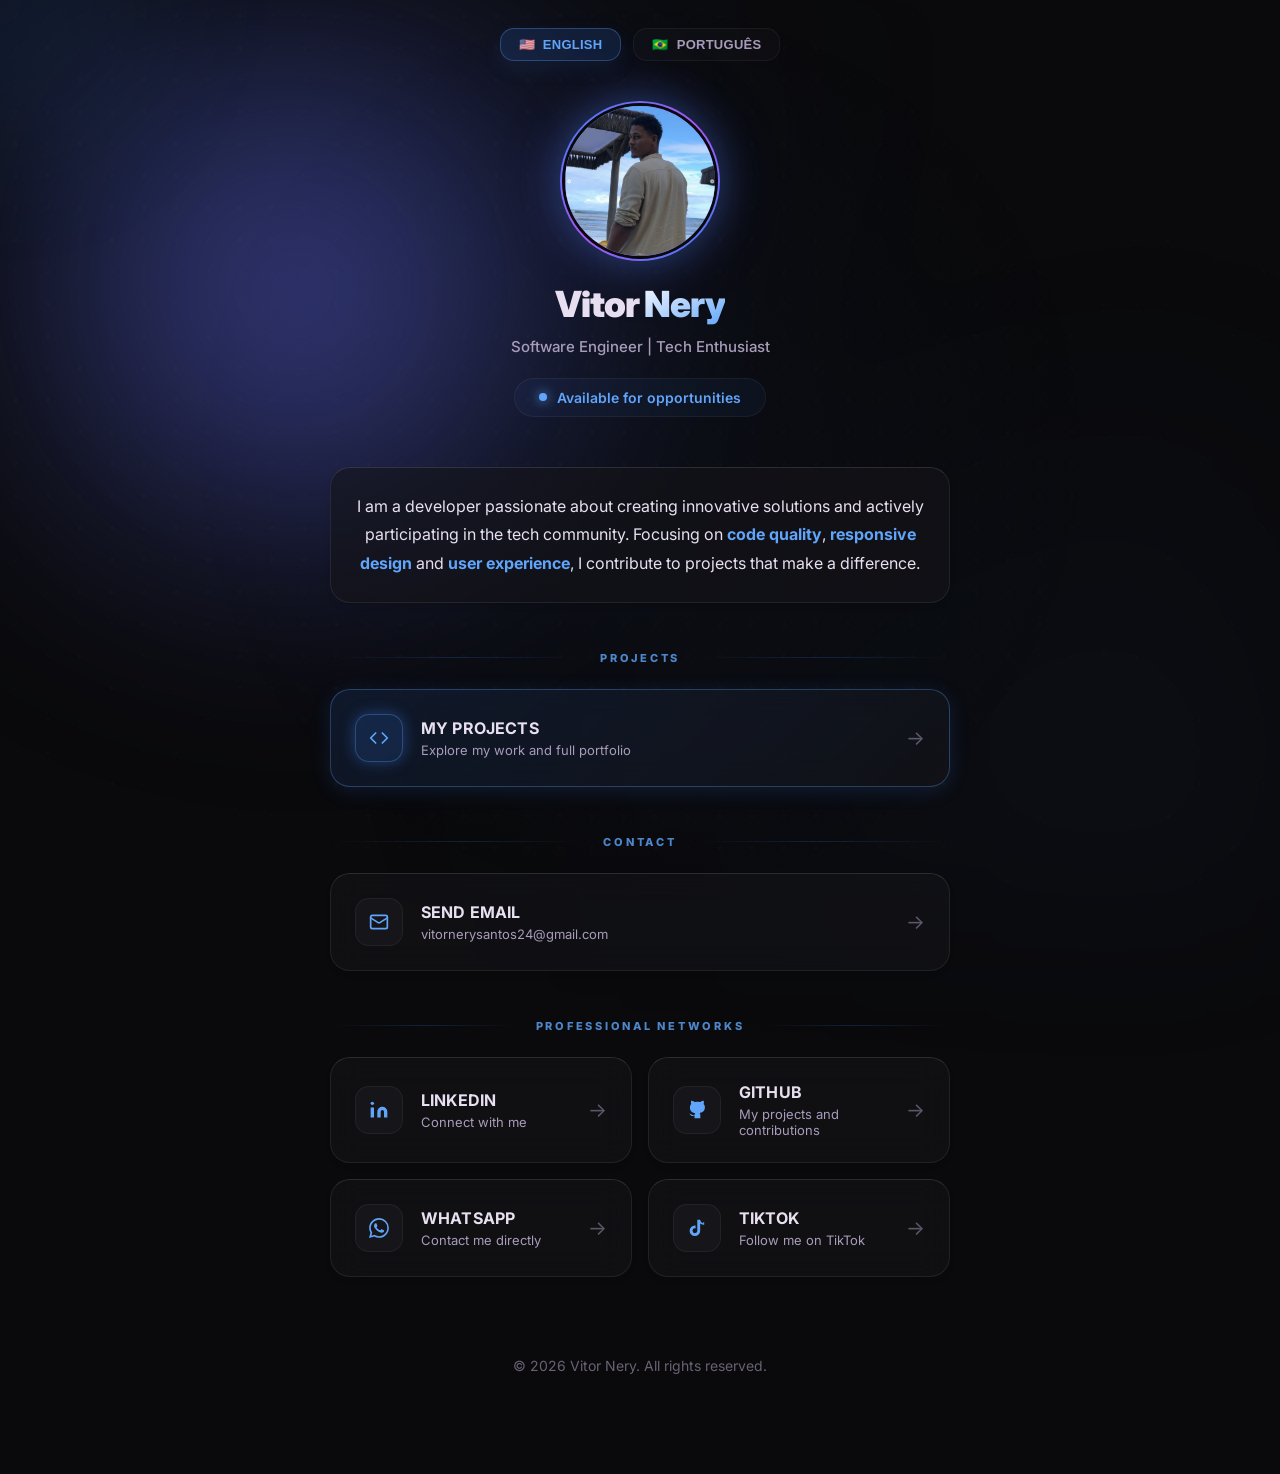
<file: index.html>
<!DOCTYPE html>
<html lang="pt-BR">
<head>
    <meta charset="UTF-8"/>
    <meta name="viewport" content="width=device-width, initial-scale=1.0"/>
    <title data-i18n="head-title">Vitor Nery | Portfólio Digital</title>
    <meta name="description" data-i18n="head-desc" content="Engenheiro de Software apaixonado por criar soluções inovadoras e participar da comunidade tech.">
    <link rel="stylesheet" href="style.css">
    <link rel="preconnect" href="https://fonts.googleapis.com">
    <link rel="preconnect" href="https://fonts.gstatic.com" crossorigin>
    <link href="https://fonts.googleapis.com/css2?family=Inter:wght@300;400;500;600;700;800&display=swap" rel="stylesheet"/>
</head>
<body>
    <div id="preloader">
        <div class="preloader-content">
            <div class="candle">
                <svg viewBox="0 0 100 100" class="candle-svg">
                    <!-- Wax body -->
                    <rect x="35" y="45" width="30" height="40" rx="3" fill="var(--bg-mesh-2)" stroke="var(--blue-dim)" stroke-width="1"/>
                    <!-- Wick -->
                    <line x1="50" y1="40" x2="50" y2="45" stroke="var(--muted)" stroke-width="2"/>
                    <!-- Flame -->
                    <path class="flame" d="M50,15 C55,25 58,32 50,40 C42,32 45,25 50,15 Z" fill="var(--blue-bright)"/>
                </svg>
            </div>
            <div class="loader-bar-container">
                <div class="loader-bar"></div>
            </div>
        </div>
    </div>
    <div class="mesh-bg"></div>
    <div class="cursor-glow"></div>
    <div class="page">

        <!-- Language toggle -->
        <div class="lang-bar">
            <button class="lang-btn" id="lang-en">
                <span class="flag">🇺🇸</span> ENGLISH
            </button>
            <button class="lang-btn active" id="lang-pt">
                <span class="flag">🇧🇷</span> PORTUGUÊS
            </button>
        </div>

        <!-- Avatar + Name -->
        <div class="avatar-section">
            <div class="avatar-ring">
                <div class="avatar-inner">
                    <img src="assets/profile.png" alt="Vitor Nery">
                </div>
            </div>

            <h1 class="profile-name">Vitor <span>Nery</span></h1>
            <p class="profile-title" data-i18n="profile-title">Engenheiro de Software | Entusiasta de Comunidade Tech</p>

            <div class="status-badge">
                <div class="status-dot"></div>
                <span data-i18n="status-text">Disponível para oportunidades</span>
            </div>
        </div>

        <!-- Bio -->
        <div class="section">
            <div class="card bio-card" data-i18n="bio-content">
                Sou um desenvolvedor apaixonado por criar soluções inovadoras e participar ativamente da
                comunidade tech. Com foco em <span class="bio-highlight">qualidade de código</span>,
                <span class="bio-highlight">design responsivo</span> e
                <span class="bio-highlight">experiência do usuário</span>,
                contribuo para projetos que fazem diferença.
            </div>
        </div>

        <!-- Projetos -->
        <div class="divider">
            <div class="divider-line"></div>
            <span class="divider-label" data-i18n="divider-projects">Projetos</span>
            <div class="divider-line"></div>
        </div>

        <a href="https://portifolio-seven-red-88.vercel.app/" target="_blank" class="card link-card featured-card">
            <div class="link-icon">
                <svg width="20" height="20" viewBox="0 0 24 24" fill="none" stroke="currentColor" stroke-width="2" stroke-linecap="round" stroke-linejoin="round">
                    <polyline points="16 18 22 12 16 6"></polyline>
                    <polyline points="8 6 2 12 8 18"></polyline>
                </svg>
            </div>
            <div class="link-text">
                <div class="link-title" data-i18n="link-projects-title">MEUS PROJETOS</div>
                <div class="link-sub" data-i18n="link-projects-sub">Explore meus trabalhos e portfólio completo</div>
            </div>
            <span class="link-arrow">→</span>
        </a>

        <!-- Contato -->
        <div class="divider">
            <div class="divider-line"></div>
            <span class="divider-label" data-i18n="divider-contact">Contato</span>
            <div class="divider-line"></div>
        </div>

        <a href="mailto:vitornerysantos24@gmail.com" class="card link-card">
            <div class="link-icon">
                <svg width="20" height="20" viewBox="0 0 24 24" fill="none" stroke="currentColor" stroke-width="2" stroke-linecap="round" stroke-linejoin="round">
                    <rect x="2" y="4" width="20" height="16" rx="2"/>
                    <path d="m22 7-8.97 5.7a1.94 1.94 0 0 1-2.06 0L2 7"/>
                </svg>
            </div>
            <div class="link-text">
                <div class="link-title" data-i18n="link-email-title">ENVIAR EMAIL</div>
                <div class="link-sub">vitornerysantos24@gmail.com</div>
            </div>
            <span class="link-arrow">→</span>
        </a>

        <!-- Redes Profissionais -->
        <div class="divider">
            <div class="divider-line"></div>
            <span class="divider-label" data-i18n="divider-networks">Redes Profissionais</span>
            <div class="divider-line"></div>
        </div>

        <div class="grid-2">
            <a href="https://www.linkedin.com/in/vitor-nery-b133a13a4/" target="_blank" class="card link-card">
                <div class="link-icon">
                    <svg width="20" height="20" viewBox="0 0 24 24" fill="currentColor">
                        <path d="M16 8a6 6 0 0 1 6 6v7h-4v-7a2 2 0 0 0-2-2 2 2 0 0 0-2 2v7h-4v-7a6 6 0 0 1 6-6z"/>
                        <rect x="2" y="9" width="4" height="12"/>
                        <circle cx="4" cy="4" r="2"/>
                    </svg>
                </div>
                <div class="link-text">
                    <div class="link-title">LINKEDIN</div>
                    <div class="link-sub" data-i18n="link-li-sub">Conecte-se comigo</div>
                </div>
                <span class="link-arrow">→</span>
            </a>

            <a href="https://github.com/vitor-nery11" target="_blank" class="card link-card">
                <div class="link-icon">
                    <svg width="20" height="20" viewBox="0 0 24 24" fill="currentColor">
                        <path d="M9 19c-5 1.5-5-2.5-7-3m14 6v-3.87a3.37 3.37 0 0 0-.94-2.61c3.14-.35 6.44-1.54 6.44-7A5.44 5.44 0 0 0 20 4.77 5.07 5.07 0 0 0 19.91 1S18.73.65 16 2.48a13.38 13.38 0 0 0-7 0C6.27.65 5.09 1 5.09 1A5.07 5.07 0 0 0 5 4.77a5.44 5.44 0 0 0-1.5 3.78c0 5.42 3.3 6.61 6.44 7A3.37 3.37 0 0 0 9 18.13V22"/>
                    </svg>
                </div>
                <div class="link-text">
                    <div class="link-title">GITHUB</div>
                    <div class="link-sub" data-i18n="link-gh-sub">Meus projetos e contribuições</div>
                </div>
                <span class="link-arrow">→</span>
            </a>

            <a href="https://wa.me/5573988323477" target="_blank" class="card link-card">
                <div class="link-icon">
                    <svg width="20" height="20" viewBox="0 0 24 24" fill="currentColor">
                        <path d="M17.472 14.382c-.297-.149-1.758-.867-2.03-.967-.273-.099-.471-.148-.67.15-.197.297-.767.966-.94 1.164-.173.199-.347.223-.644.075-.297-.15-1.255-.463-2.39-1.475-.883-.788-1.48-1.761-1.653-2.059-.173-.297-.018-.458.13-.606.134-.133.298-.347.446-.52.149-.174.198-.298.298-.497.099-.198.05-.371-.025-.52-.075-.149-.669-1.612-.916-2.207-.242-.579-.487-.5-.669-.51-.173-.008-.371-.01-.57-.01-.198 0-.52.074-.792.372-.272.297-1.04 1.016-1.04 2.479 0 1.462 1.065 2.875 1.213 3.074.149.198 2.096 3.2 5.077 4.487.709.306 1.262.489 1.694.625.712.227 1.36.195 1.871.118.571-.085 1.758-.719 2.006-1.413.248-.694.248-1.289.173-1.413-.074-.124-.272-.198-.57-.347m-5.421 7.403h-.004a9.87 9.87 0 01-5.031-1.378l-.361-.214-3.741.982.998-3.648-.235-.374a9.86 9.86 0 01-1.51-5.26c.001-5.45 4.436-9.884 9.888-9.884 2.64 0 5.122 1.03 6.988 2.898a9.825 9.825 0 012.893 6.994c-.003 5.45-4.437 9.884-9.885 9.884m8.413-18.297A11.815 11.815 0 0012.05 0C5.495 0 .16 5.335.157 11.892c0 2.096.547 4.142 1.588 5.945L0 24l6.335-1.662c1.72.937 3.659 1.432 5.631 1.433h.005c6.554 0 11.89-5.335 11.893-11.893a11.821 11.821 0 00-3.48-8.413z"/>
                    </svg>
                </div>
                <div class="link-text">
                    <div class="link-title">WHATSAPP</div>
                    <div class="link-sub" data-i18n="link-wa-sub">Entre em contato direto</div>
                </div>
                <span class="link-arrow">→</span>
            </a>

            <a href="#" target="_blank" class="card link-card">
                <div class="link-icon">
                    <svg width="20" height="20" viewBox="0 0 24 24" fill="currentColor">
                        <path d="M19.59 6.69a4.83 4.83 0 0 1-3.77-4.25V2h-3.45v13.67a2.89 2.89 0 0 1-2.88 2.5 2.89 2.89 0 0 1-2.89-2.89 2.89 2.89 0 0 1 2.89-2.89c.28 0 .54.04.79.1V9.01a6.33 6.33 0 0 0-.79-.05 6.34 6.34 0 0 0-6.34 6.34 6.34 6.34 0 0 0 6.34 6.34 6.34 6.34 0 0 0 6.33-6.34l-.03-8.64a8.22 8.22 0 0 0 4.81 1.55V4.78a4.85 4.85 0 0 1-1.01-.09z"/>
                    </svg>
                </div>
                <div class="link-text">
                    <div class="link-title">TIKTOK</div>
                    <div class="link-sub" data-i18n="link-tt-sub">Siga-me no TikTok</div>
                </div>
                <span class="link-arrow">→</span>
            </a>

        </div>

        <footer>
            <span data-i18n="footer-text">© 2026 Vitor Nery. Todos os direitos reservados.</span>
        </footer>

    </div>
    <script src="main.js"></script>
</body>
</html>
</file>
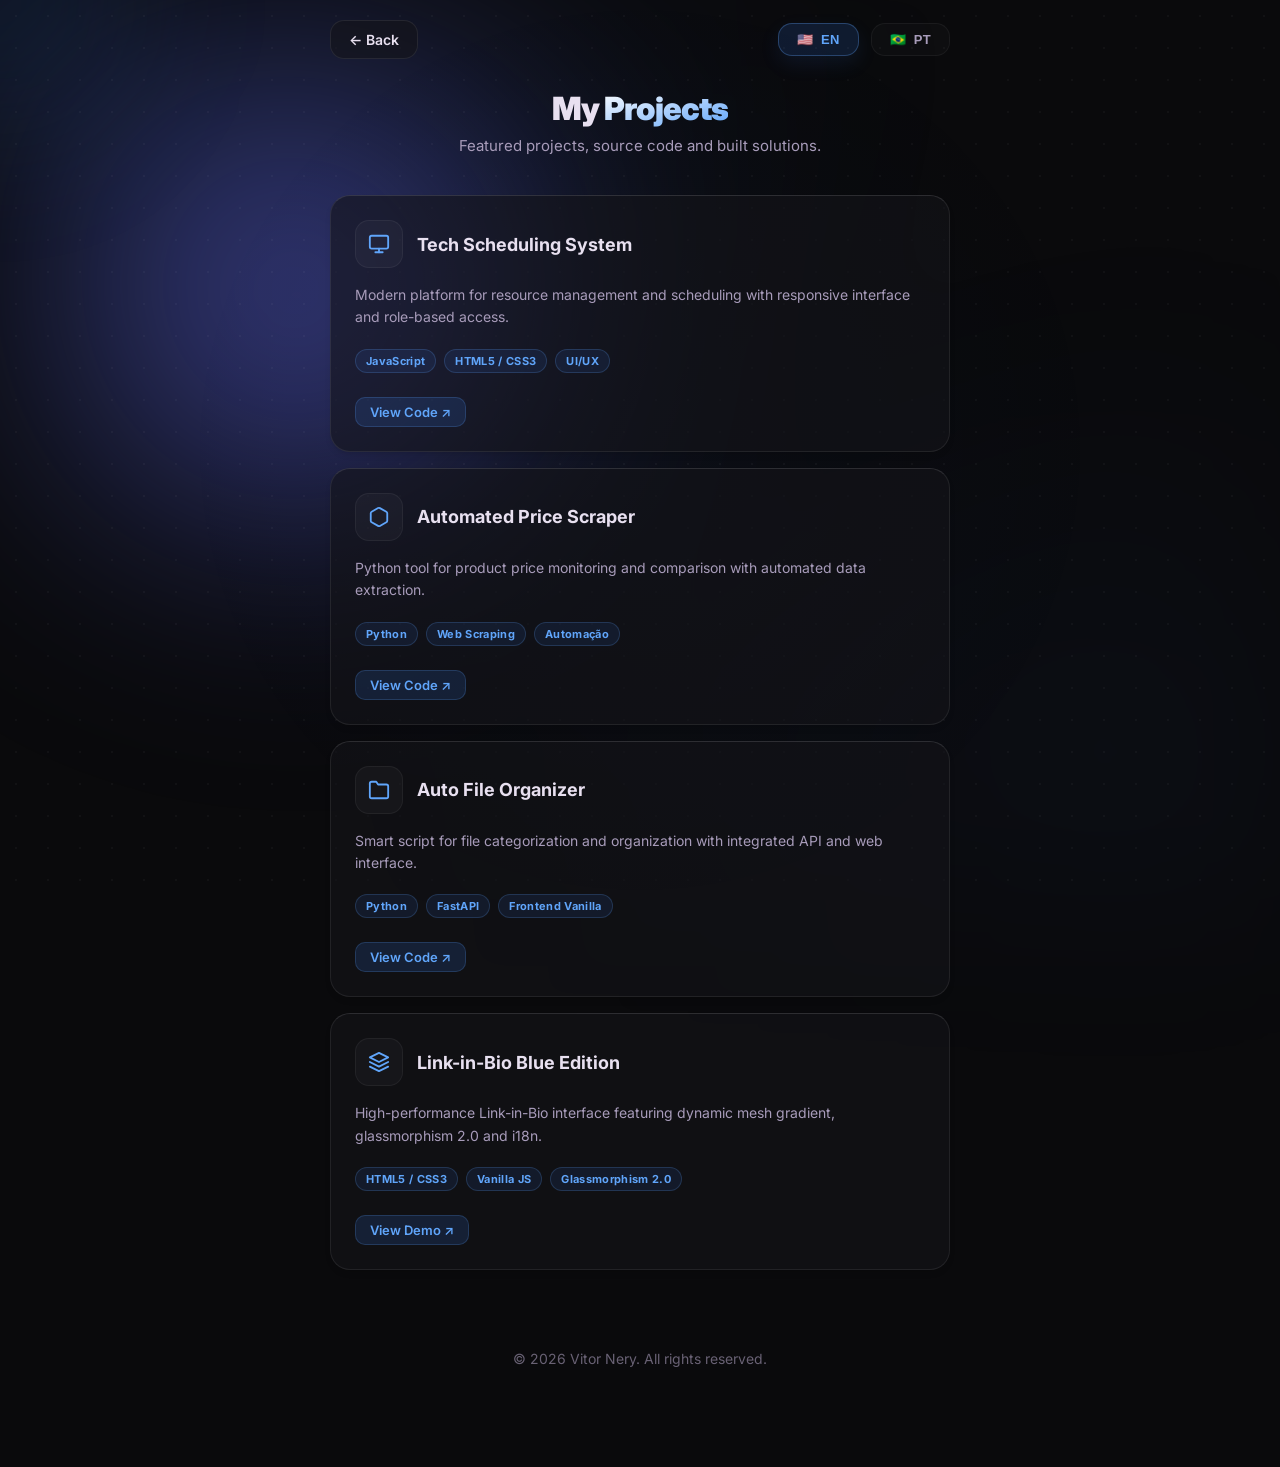
<file: projects.html>
<!DOCTYPE html>
<html lang="pt-BR">
<head>
    <meta charset="UTF-8"/>
    <meta name="viewport" content="width=device-width, initial-scale=1.0"/>
    <title data-i18n="projects-head-title">Meus Projetos | Vitor Nery</title>
    <meta name="description" data-i18n="projects-head-desc" content="Portfólio de projetos e aplicações desenvolvidas por Vitor Nery.">
    <link rel="stylesheet" href="style.css">
    <link rel="preconnect" href="https://fonts.googleapis.com">
    <link rel="preconnect" href="https://fonts.gstatic.com" crossorigin>
    <link href="https://fonts.googleapis.com/css2?family=Inter:wght@300;400;500;600;700;800&display=swap" rel="stylesheet"/>
    <style>
        .projects-header {
            display: flex;
            align-items: center;
            justify-content: space-between;
            margin-top: 20px;
            margin-bottom: 30px;
        }
        .back-btn {
            display: inline-flex;
            align-items: center;
            gap: 8px;
            padding: 10px 18px;
            border-radius: 14px;
            font-size: 14px;
            font-weight: 600;
            color: var(--text);
            text-decoration: none;
            background: var(--card);
            border: 1px solid var(--card-border);
            backdrop-filter: blur(10px);
            transition: var(--transition);
        }
        .back-btn:hover {
            border-color: var(--blue-bright);
            background: var(--blue-dim);
            color: var(--blue-bright);
            transform: translateX(-4px);
        }
        .projects-title-section {
            text-align: center;
            margin-bottom: 40px;
        }
        .projects-h1 {
            font-size: 32px;
            font-weight: 900;
            letter-spacing: -0.03em;
            margin-bottom: 8px;
        }
        .projects-h1 span {
            color: var(--blue-bright);
            background: linear-gradient(to bottom right, #ffffff, var(--blue-bright));
            -webkit-background-clip: text;
            -webkit-text-fill-color: transparent;
        }
        .projects-sub {
            color: var(--muted);
            font-size: 15px;
        }
        .project-card {
            display: flex;
            flex-direction: column;
            gap: 16px;
            position: relative;
        }
        .project-header-row {
            display: flex;
            align-items: flex-start;
            justify-content: space-between;
            gap: 12px;
        }
        .project-icon-title {
            display: flex;
            align-items: center;
            gap: 14px;
        }
        .project-title-text {
            font-size: 18px;
            font-weight: 700;
            color: var(--text);
        }
        .project-desc {
            font-size: 14px;
            line-height: 1.6;
            color: var(--muted);
        }
        .project-tags {
            display: flex;
            flex-wrap: wrap;
            gap: 8px;
            margin-top: 4px;
        }
        .tag {
            font-size: 11px;
            font-weight: 700;
            padding: 4px 10px;
            border-radius: 20px;
            background: rgba(59, 130, 246, 0.1);
            color: var(--blue-bright);
            border: 1px solid rgba(96, 165, 250, 0.2);
            letter-spacing: 0.03em;
        }
        .project-actions {
            display: flex;
            align-items: center;
            gap: 12px;
            margin-top: 8px;
        }
        .project-link-btn {
            display: inline-flex;
            align-items: center;
            gap: 6px;
            font-size: 13px;
            font-weight: 600;
            color: var(--blue-bright);
            text-decoration: none;
            padding: 6px 14px;
            border-radius: 10px;
            background: var(--blue-dim);
            border: 1px solid rgba(96, 165, 250, 0.2);
            transition: var(--transition);
        }
        .project-link-btn:hover {
            background: var(--blue);
            color: #ffffff;
            transform: translateY(-2px);
        }
    </style>
</head>
<body>
    <div id="preloader">
        <div class="preloader-content">
            <div class="candle">
                <svg viewBox="0 0 100 100" class="candle-svg">
                    <rect x="35" y="45" width="30" height="40" rx="3" fill="var(--bg-mesh-2)" stroke="var(--blue-dim)" stroke-width="1"/>
                    <line x1="50" y1="40" x2="50" y2="45" stroke="var(--muted)" stroke-width="2"/>
                    <path class="flame" d="M50,15 C55,25 58,32 50,40 C42,32 45,25 50,15 Z" fill="var(--blue-bright)"/>
                </svg>
            </div>
            <div class="loader-bar-container">
                <div class="loader-bar"></div>
            </div>
        </div>
    </div>
    <div class="mesh-bg"></div>
    <div class="cursor-glow"></div>

    <div class="page">
        <!-- Top bar -->
        <div class="projects-header">
            <a href="index.html" class="back-btn" data-i18n="back-btn">
                ← Voltar
            </a>
            <!-- Language toggle -->
            <div class="lang-bar" style="padding: 0;">
                <button class="lang-btn" id="lang-en">
                    <span class="flag">🇺🇸</span> EN
                </button>
                <button class="lang-btn active" id="lang-pt">
                    <span class="flag">🇧🇷</span> PT
                </button>
            </div>
        </div>

        <!-- Title -->
        <div class="projects-title-section">
            <h1 class="projects-h1" data-i18n="projects-h1">Meus <span>Projetos</span></h1>
            <p class="projects-sub" data-i18n="projects-sub-desc">Projetos em destaque, código-fonte e soluções desenvolvidas.</p>
        </div>

        <!-- Projects Grid -->
        <div class="section">

            <!-- Project 1 -->
            <div class="card project-card">
                <div class="project-header-row">
                    <div class="project-icon-title">
                        <div class="link-icon">
                            <svg width="22" height="22" viewBox="0 0 24 24" fill="none" stroke="currentColor" stroke-width="2" stroke-linecap="round" stroke-linejoin="round">
                                <rect x="2" y="3" width="20" height="14" rx="2" ry="2"></rect>
                                <line x1="8" y1="21" x2="16" y2="21"></line>
                                <line x1="12" y1="17" x2="12" y2="21"></line>
                            </svg>
                        </div>
                        <div class="project-title-text" data-i18n="p1-title">Sistema de Agendamento Tech</div>
                    </div>
                </div>
                <p class="project-desc" data-i18n="p1-desc">Plataforma moderna para gerenciamento e agendamento de recursos com interface responsiva e controle de permissões.</p>
                <div class="project-tags">
                    <span class="tag">JavaScript</span>
                    <span class="tag">HTML5 / CSS3</span>
                    <span class="tag">UI/UX</span>
                </div>
                <div class="project-actions">
                    <a href="https://github.com/vitor-nery11" target="_blank" class="project-link-btn" data-i18n="p-btn-code">
                        Ver Código ↗
                    </a>
                </div>
            </div>

            <!-- Project 2 -->
            <div class="card project-card">
                <div class="project-header-row">
                    <div class="project-icon-title">
                        <div class="link-icon">
                            <svg width="22" height="22" viewBox="0 0 24 24" fill="none" stroke="currentColor" stroke-width="2" stroke-linecap="round" stroke-linejoin="round">
                                <path d="M21 16V8a2 2 0 0 0-1-1.73l-7-4a2 2 0 0 0-2 0l-7 4A2 2 0 0 0 3 8v8a2 2 0 0 0 1 1.73l7 4a2 2 0 0 0 2 0l7-4A2 2 0 0 0 21 16z"></path>
                            </svg>
                        </div>
                        <div class="project-title-text" data-i18n="p2-title">Scraper de Preços Automático</div>
                    </div>
                </div>
                <p class="project-desc" data-i18n="p2-desc">Ferramenta em Python para monitoramento e comparação de preços de produtos com extração automática de dados.</p>
                <div class="project-tags">
                    <span class="tag">Python</span>
                    <span class="tag">Web Scraping</span>
                    <span class="tag">Automação</span>
                </div>
                <div class="project-actions">
                    <a href="https://github.com/vitor-nery11" target="_blank" class="project-link-btn" data-i18n="p-btn-code">
                        Ver Código ↗
                    </a>
                </div>
            </div>

            <!-- Project 3 -->
            <div class="card project-card">
                <div class="project-header-row">
                    <div class="project-icon-title">
                        <div class="link-icon">
                            <svg width="22" height="22" viewBox="0 0 24 24" fill="none" stroke="currentColor" stroke-width="2" stroke-linecap="round" stroke-linejoin="round">
                                <path d="M22 19a2 2 0 0 1-2 2H4a2 2 0 0 1-2-2V5a2 2 0 0 1 2-2h5l2 3h9a2 2 0 0 1 2 2z"></path>
                            </svg>
                        </div>
                        <div class="project-title-text" data-i18n="p3-title">Auto Organizador de Arquivos</div>
                    </div>
                </div>
                <p class="project-desc" data-i18n="p3-desc">Script inteligente de organização de arquivos por categorias com API e interface gráfica integradas.</p>
                <div class="project-tags">
                    <span class="tag">Python</span>
                    <span class="tag">FastAPI</span>
                    <span class="tag">Frontend Vanilla</span>
                </div>
                <div class="project-actions">
                    <a href="https://github.com/vitor-nery11" target="_blank" class="project-link-btn" data-i18n="p-btn-code">
                        Ver Código ↗
                    </a>
                </div>
            </div>

            <!-- Project 4 -->
            <div class="card project-card">
                <div class="project-header-row">
                    <div class="project-icon-title">
                        <div class="link-icon">
                            <svg width="22" height="22" viewBox="0 0 24 24" fill="none" stroke="currentColor" stroke-width="2" stroke-linecap="round" stroke-linejoin="round">
                                <polygon points="12 2 2 7 12 12 22 7 12 2"></polygon>
                                <polyline points="2 17 12 22 22 17"></polyline>
                                <polyline points="2 12 12 17 22 12"></polyline>
                            </svg>
                        </div>
                        <div class="project-title-text" data-i18n="p4-title">Link-in-Bio Blue Edition</div>
                    </div>
                </div>
                <p class="project-desc" data-i18n="p4-desc">Interface Link-in-Bio de alta performance com animações de mesh gradient, glassmorphism 2.0 e i18n.</p>
                <div class="project-tags">
                    <span class="tag">HTML5 / CSS3</span>
                    <span class="tag">Vanilla JS</span>
                    <span class="tag">Glassmorphism 2.0</span>
                </div>
                <div class="project-actions">
                    <a href="index.html" class="project-link-btn" data-i18n="p-btn-demo">
                        Ver Demo ↗
                    </a>
                </div>
            </div>

        </div>

        <footer>
            <span data-i18n="footer-text">© 2026 Vitor Nery. Todos os direitos reservados.</span>
        </footer>
    </div>

    <script src="main.js"></script>
</body>
</html>
</file>
<file: style.css>
*, *::before, *::after { 
    box-sizing: border-box; 
    margin: 0; 
    padding: 0; 
}

:root {
    --bg-base:      #0a0a0c;
    --bg-mesh-1:    #121217;
    --bg-mesh-2:    #16161c;
    --card:         rgba(20, 20, 25, 0.6);
    --card-border:  rgba(255, 255, 255, 0.08);
    --blue:         #3b82f6;
    --blue-bright:  #60a5fa;
    --blue-glow:    rgba(59, 130, 246, 0.4);
    --blue-dim:     rgba(59, 130, 246, 0.15);
    --text:         #e8e0f0;
    --muted:        #a89cba;
    --dot:          rgba(255, 255, 255, 0.07);
    --transition:   all 0.3s cubic-bezier(0.16, 1, 0.3, 1);
}

body {
    font-family: 'Inter', sans-serif;
    background-color: var(--bg-base);
    background-attachment: fixed;
    color: var(--text);
    min-height: 100vh;
    position: relative;
    overflow-x: hidden;
}

/* Dynamic Mesh Gradient Background */
.mesh-bg {
    position: fixed;
    top: 0; left: 0;
    width: 100%; height: 100%;
    z-index: -2;
    background: 
        radial-gradient(at 0% 0%, rgba(59, 130, 246, 0.1) 0px, transparent 50%),
        radial-gradient(at 100% 100%, rgba(59, 130, 246, 0.05) 0px, transparent 50%);
    filter: blur(100px);
}

.mesh-bg::before, .mesh-bg::after {
    content: '';
    position: absolute;
    width: 600px; height: 600px;
    border-radius: 50%;
    filter: blur(80px);
    opacity: 0.4;
    pointer-events: none;
}

.mesh-bg::before {
    background: radial-gradient(circle, var(--blue), transparent 70%);
    animation: orbit1 25s infinite linear;
}

.mesh-bg::after {
    background: radial-gradient(circle, #8b5cf6, transparent 70%);
    animation: orbit2 35s infinite linear;
}

@keyframes orbit1 {
    0% { transform: translate(-20%, -20%) scale(1); }
    33% { transform: translate(120%, 30%) scale(1.2); }
    66% { transform: translate(30%, 120%) scale(0.8); }
    100% { transform: translate(-20%, -20%) scale(1); }
}

@keyframes orbit2 {
    0% { transform: translate(120%, 120%) scale(0.8); }
    33% { transform: translate(-20%, 50%) scale(1.1); }
    66% { transform: translate(80%, -20%) scale(1.3); }
    100% { transform: translate(120%, 120%) scale(0.8); }
}

.cursor-glow {
    position: fixed;
    top: 0; left: 0;
    width: 400px; height: 400px;
    background: radial-gradient(circle, rgba(59, 130, 246, 0.15), transparent 70%);
    border-radius: 50%;
    pointer-events: none;
    z-index: -1;
    transform: translate(calc(var(--mx, 0px) - 200px), calc(var(--my, 0px) - 200px));
    filter: blur(60px);
    transition: transform 0.15s cubic-bezier(0.23, 1, 0.32, 1);
}

/* Base Body Decoration */
body::after {
    content: '';
    position: fixed;
    inset: 0;
    background: radial-gradient(circle at 50% 50%, rgba(59, 130, 246, 0.03) 0%, transparent 60%);
    z-index: -1;
    pointer-events: none;
}



/* dot grid background */
body::before {
    content: '';
    position: fixed;
    inset: 0;
    background-image: radial-gradient(var(--dot) 1px, transparent 1px);
    background-size: 32px 32px;
    pointer-events: none;
    z-index: 0;
    opacity: 0.5;
}

/* ── Preloader ── */
#preloader {
    position: fixed;
    inset: 0;
    background: var(--bg-base);
    display: flex;
    justify-content: center;
    align-items: center;
    z-index: 9999;
    transition: opacity 0.8s cubic-bezier(0.16, 1, 0.3, 1), visibility 0.8s;
}

#preloader.fade-out {
    opacity: 0;
    visibility: hidden;
}

.preloader-content {
    display: flex;
    flex-direction: column;
    align-items: center;
    gap: 30px;
    width: 200px;
}

.candle-svg {
    width: 80px;
    height: 80px;
}

.flame {
    filter: drop-shadow(0 0 10px var(--blue-glow));
    animation: flamePulse 1.5s ease-in-out infinite;
    transform-origin: center center;
}

@keyframes flamePulse {
    0%, 100% { transform: scale(1) translateY(0); opacity: 0.9; }
    50% { transform: scale(1.1) translateY(-3px); opacity: 1; filter: drop-shadow(0 0 15px var(--blue-bright)); }
}

.loader-bar-container {
    width: 100%;
    height: 3px;
    background: rgba(255, 255, 255, 0.05);
    border-radius: 4px;
    overflow: hidden;
    position: relative;
}

.loader-bar {
    width: 100%;
    height: 100%;
    background: linear-gradient(90deg, transparent, var(--blue-bright), transparent);
    animation: loaderMove 2s infinite ease-in-out;
    filter: drop-shadow(0 0 5px var(--blue-glow));
}

@keyframes loaderMove {
    0% { transform: translateX(-100%); }
    100% { transform: translateX(100%); }
}

.page {
    position: relative;
    z-index: 1;
    max-width: 660px;
    margin: 0 auto;
    padding: 0 20px 60px;
    opacity: 0; /* Hidden initially for staggered entrance */
    transition: opacity 1s ease;
}

.page.visible {
    opacity: 1;
}

/* ── Language toggle ── */
.lang-bar {
    display: flex;
    justify-content: center;
    gap: 12px;
    padding: 28px 0 10px;
}

.lang-btn {
    display: flex;
    align-items: center;
    gap: 8px;
    padding: 8px 18px;
    border-radius: 14px;
    font-size: 13px;
    font-weight: 600;
    letter-spacing: 0.02em;
    cursor: pointer;
    border: 1px solid rgba(255, 255, 255, 0.05);
    background: rgba(255, 255, 255, 0.02);
    color: var(--muted);
    transition: var(--transition);
    backdrop-filter: blur(10px);
}

.lang-btn.active {
    border: 1px solid rgba(96, 165, 250, 0.3);
    color: var(--blue-bright);
    background: var(--blue-dim);
    box-shadow: 0 8px 20px rgba(59, 130, 246, 0.1);
}

.lang-btn:hover:not(.active) {
    background: rgba(255, 255, 255, 0.05);
    color: var(--text);
}

.lang-btn:active {
    transform: scale(0.95);
}

/* ── Avatar ── */
.avatar-section {
    display: flex;
    flex-direction: column;
    align-items: center;
    padding: 30px 0 10px;
}

.avatar-ring {
    width: 160px; 
    height: 160px;
    border-radius: 50%;
    padding: 2px;
    background: linear-gradient(135deg, var(--blue), #a855f7, var(--blue));
    box-shadow: 0 0 40px var(--blue-glow), 0 0 80px rgba(168, 85, 247, 0.1);
    position: relative;
}

.avatar-inner {
    width: 100%; 
    height: 100%;
    border-radius: 50%;
    background: var(--bg-base);
    overflow: hidden;
    display: flex; 
    align-items: center; 
    justify-content: center;
    border: 3px solid var(--bg-base);
}

.avatar-inner img {
    width: 100%; 
    height: 100%;
    object-fit: cover;
}

/* ── Name & Title ── */
.profile-name {
    margin-top: 24px;
    font-size: 36px;
    font-weight: 900;
    text-align: center;
    line-height: 1.1;
    letter-spacing: -0.03em;
}

.profile-name span {
    color: var(--blue-bright);
    background: linear-gradient(to bottom right, #ffffff, var(--blue-bright));
    -webkit-background-clip: text;
    -webkit-text-fill-color: transparent;
}

.profile-title {
    margin-top: 12px;
    font-size: 15px;
    color: var(--muted);
    text-align: center;
    font-weight: 500;
    max-width: 90%;
}

/* ── Status badge ── */
.status-badge {
    margin-top: 22px;
    display: inline-flex;
    align-items: center;
    gap: 10px;
    padding: 10px 24px;
    border-radius: 50px;
    background: rgba(59, 130, 246, 0.05);
    border: 1px solid rgba(255, 255, 255, 0.05);
    font-size: 14px;
    color: var(--blue-bright);
    font-weight: 600;
    backdrop-filter: blur(8px);
}

.status-dot {
    width: 8px; 
    height: 8px;
    border-radius: 50%;
    background: var(--blue-bright);
    box-shadow: 0 0 12px var(--blue-bright);
    animation: pulse 2s ease-in-out infinite;
}

@keyframes pulse {
    0%, 100% { opacity: 1; transform: scale(1); }
    50%       { opacity: 0.3; transform: scale(0.6); }
}

/* ── Cards (Glassmorphism 2.0) ── */
.section { 
    margin-top: 40px; 
}

.card {
    background: var(--card);
    border: 1px solid var(--card-border);
    border-top-color: rgba(255, 255, 255, 0.12); /* Subtle edge highlight */
    border-radius: 20px;
    padding: 24px;
    margin-bottom: 16px;
    transition: var(--transition);
    backdrop-filter: blur(16px);
    box-shadow: 
        0 4px 6px -1px rgba(0, 0, 0, 0.1),
        0 2px 4px -1px rgba(0, 0, 0, 0.06);
}

/* ── Bio card ── */
.bio-card {
    font-size: 16px;
    line-height: 1.8;
    color: var(--text);
    text-align: center;
}

.bio-highlight {
    color: var(--blue-bright);
    font-weight: 700;
}

/* ── Link card ── */
.link-card {
    display: flex;
    align-items: center;
    gap: 18px;
    cursor: pointer;
    text-decoration: none;
    color: inherit;
    position: relative;
    overflow: hidden;
}

.link-card::before {
    content: '';
    position: absolute;
    top: 0; left: -100%;
    width: 100%; height: 100%;
    background: linear-gradient(90deg, transparent, rgba(255, 255, 255, 0.03), transparent);
    transition: 0.5s;
}

.link-card:hover::before {
    left: 100%;
}

.link-card:hover {
    border-color: rgba(96, 165, 250, 0.4);
    background: rgba(59, 130, 246, 0.08);
    transform: translateY(-4px);
    box-shadow: 0 20px 40px rgba(0, 0, 0, 0.3);
}

.link-card:active {
    transform: scale(0.97) translateY(-2px);
    transition: all 0.1s;
}

/* ── Featured Card ── */
.featured-card {
    background: linear-gradient(135deg, rgba(59, 130, 246, 0.12), rgba(20, 20, 25, 0.7));
    border: 1px solid rgba(96, 165, 250, 0.3);
    box-shadow: 0 4px 20px rgba(59, 130, 246, 0.15);
}

.featured-card .link-icon {
    background: var(--blue-dim);
    border-color: rgba(96, 165, 250, 0.3);
    color: var(--blue-bright);
    box-shadow: 0 0 15px var(--blue-glow);
}

.featured-card:hover {
    border-color: var(--blue-bright);
    box-shadow: 0 10px 30px rgba(59, 130, 246, 0.3);
}

.link-icon {
    width: 48px; 
    height: 48px;
    border-radius: 14px;
    background: rgba(255, 255, 255, 0.03);
    border: 1px solid rgba(255, 255, 255, 0.05);
    display: flex; 
    align-items: center; 
    justify-content: center;
    flex-shrink: 0;
    color: var(--blue-bright);
    font-size: 22px;
    transition: var(--transition);
}

.link-card:hover .link-icon {
    background: var(--blue-dim);
    border-color: var(--blue);
    transform: rotate(-5deg) scale(1.1);
    color: white;
}

.link-text { 
    flex: 1; 
}

.link-title {
    font-size: 16px;
    font-weight: 700;
    color: var(--text);
    letter-spacing: 0.01em;
}

.link-sub {
    font-size: 13px;
    color: var(--muted);
    margin-top: 4px;
}

.link-arrow {
    color: var(--muted);
    opacity: 0.5;
    font-size: 20px;
    flex-shrink: 0;
    transition: var(--transition);
}

.link-card:hover .link-arrow {
    opacity: 1;
    transform: translateX(8px);
    color: var(--blue-bright);
}

/* ── Section divider ── */
.divider {
    display: flex;
    align-items: center;
    gap: 16px;
    margin: 48px 0 24px;
}

.divider-line {
    flex: 1;
    height: 1px;
    background: linear-gradient(to right, transparent, var(--blue), transparent);
    opacity: 0.2;
}

.divider-label {
    font-size: 11px;
    font-weight: 800;
    letter-spacing: 0.25em;
    color: var(--blue-bright);
    text-transform: uppercase;
    opacity: 0.8;
}

/* ── Grid links (2 col) ── */
.grid-2 {
    display: grid;
    grid-template-columns: 1fr 1fr;
    gap: 16px;
}

.grid-2 .card {
    margin-bottom: 0;
}

/* ── Footer ── */
footer {
    text-align: center;
    margin-top: 80px;
    font-size: 14px;
    color: var(--muted);
    padding-bottom: 40px;
    opacity: 0.6;
}

@media (max-width: 480px) {
    .profile-name { font-size: 30px; }
    .grid-2 { grid-template-columns: 1fr; }
    .page { padding: 0 16px 40px; }
}
</file>
